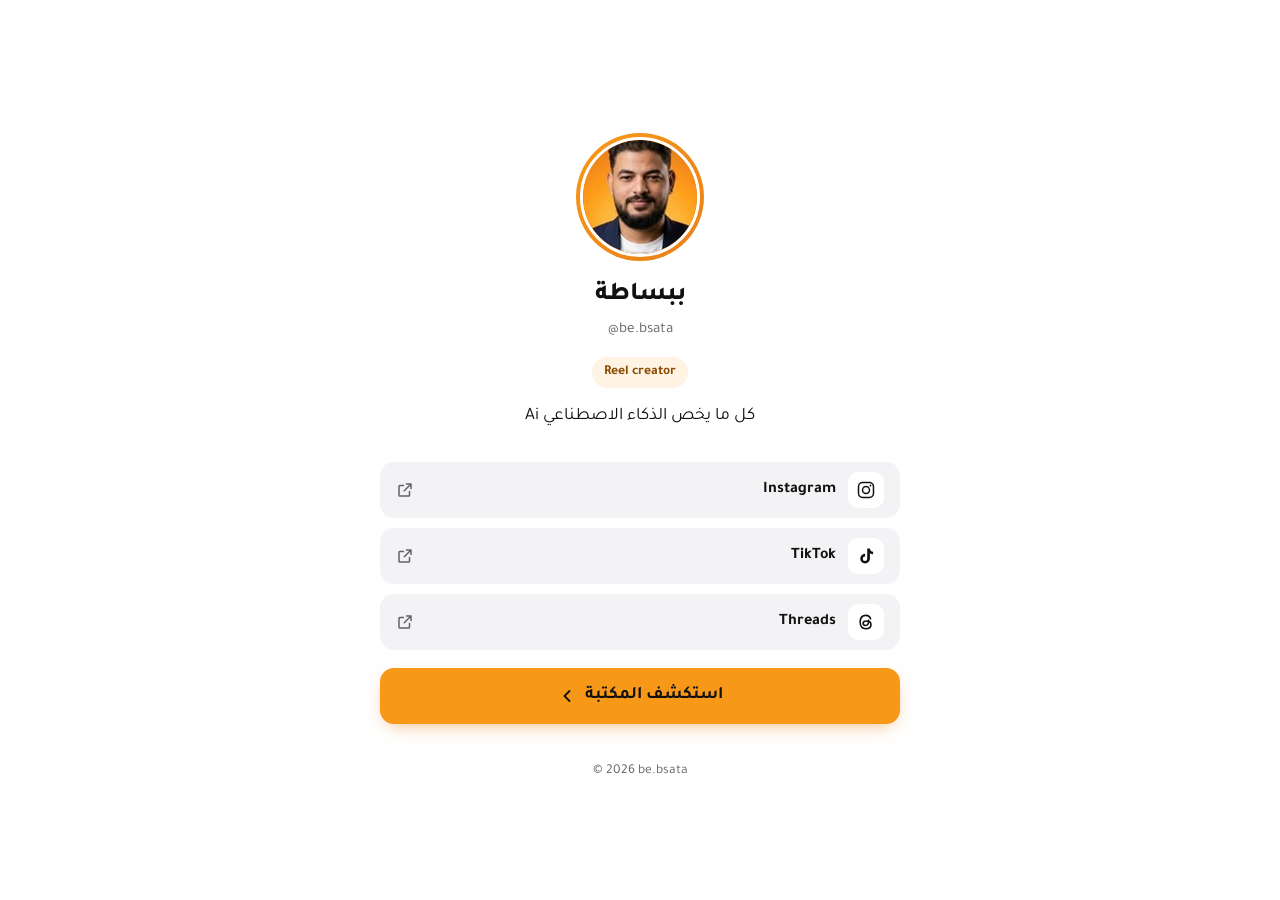
<file: index.html>
<!doctype html>
<html lang="ar" dir="rtl">
<head>
  <meta charset="utf-8">
  <meta name="viewport" content="width=device-width, initial-scale=1, viewport-fit=cover">
  <title>ببساطة | be.bsata</title>
  <meta name="description" content="كل ما يخص الذكاء الاصطناعي Ai — be.bsata">
  <meta name="theme-color" content="#F89818">
  <meta property="og:title" content="ببساطة | be.bsata">
  <meta property="og:description" content="كل ما يخص الذكاء الاصطناعي Ai">
  <meta property="og:image" content="assets/avatar.png">
  <link rel="icon" href="assets/avatar.png" type="image/png">
  <link rel="apple-touch-icon" href="assets/avatar.png">
  <link rel="preconnect" href="https://fonts.googleapis.com">
  <link rel="preconnect" href="https://fonts.gstatic.com" crossorigin>
  <link href="https://fonts.googleapis.com/css2?family=Tajawal:wght@400;500;700;800&display=swap" rel="stylesheet">
  <link rel="stylesheet" href="css/style.css">
</head>
<body>
  <main class="home">
    <div class="wrap">
      <section class="profile" aria-label="القناة">
        <div class="avatar"><img id="avatar" src="assets/avatar.png" alt="ببساطة — be.bsata" width="120" height="120"></div>
        <h1 class="profile__name" id="displayName">ببساطة</h1>
        <p class="profile__handle en" id="handle">@be.bsata</p>
        <span class="profile__role en" id="role">Reel creator</span>
        <p class="profile__bio" id="bio">كل ما يخص الذكاء الاصطناعي Ai</p>
      </section>

      <nav class="socials" id="socials" aria-label="حساباتي"></nav>

      <a class="btn btn--primary home__cta" href="library.html" onclick="window.track && window.track('زر المكتبة')">
        استكشف المكتبة
        <svg viewBox="0 0 24 24" fill="none" stroke="currentColor" stroke-width="2.2" stroke-linecap="round" stroke-linejoin="round" aria-hidden="true"><path d="M15 6l-6 6 6 6"/></svg>
      </a>

      <p class="home__foot en" id="foot">© be.bsata</p>
    </div>
  </main>

  <script src="data/library.js"></script>
  <script src="js/analytics.js"></script>
  <script src="js/icons.js"></script>
  <script>
    (function () {
      var S = window.SITE || {};
      var $ = function (id) { return document.getElementById(id); };
      if (S.displayName) { $('displayName').textContent = S.displayName; document.title = S.displayName + ' | ' + (S.name || ''); }
      if (S.name) { $('handle').textContent = '@' + S.name; $('foot').textContent = '© ' + new Date().getFullYear() + ' ' + S.name; }
      if (S.role) $('role').textContent = S.role; else $('role').hidden = true;
      if (S.bio) $('bio').textContent = S.bio;
      if (S.avatar) $('avatar').src = S.avatar;

      var nav = $('socials');
      (S.socials || []).forEach(function (s) {
        if (!s || !s.url) return;                      // never render an empty link
        var a = document.createElement('a');
        a.className = 'social';
        a.href = s.url; a.target = '_blank'; a.rel = 'noopener';
        a.innerHTML = '<span class="social__icon">' + (window.ICONS[s.platform] || window.ICONS.website) + '</span>' +
                      '<span class="en"></span>' +
                      '<span class="social__go" aria-hidden="true">' + window.ICONS.external + '</span>';
        a.querySelector('.en').textContent = s.label || s.platform;
        a.addEventListener('click', function () { if (window.track) window.track('حساب', s.label || s.platform); });
        nav.appendChild(a);
      });
      if (!nav.children.length) nav.hidden = true;
    })();
  </script>
</body>
</html>
</file>
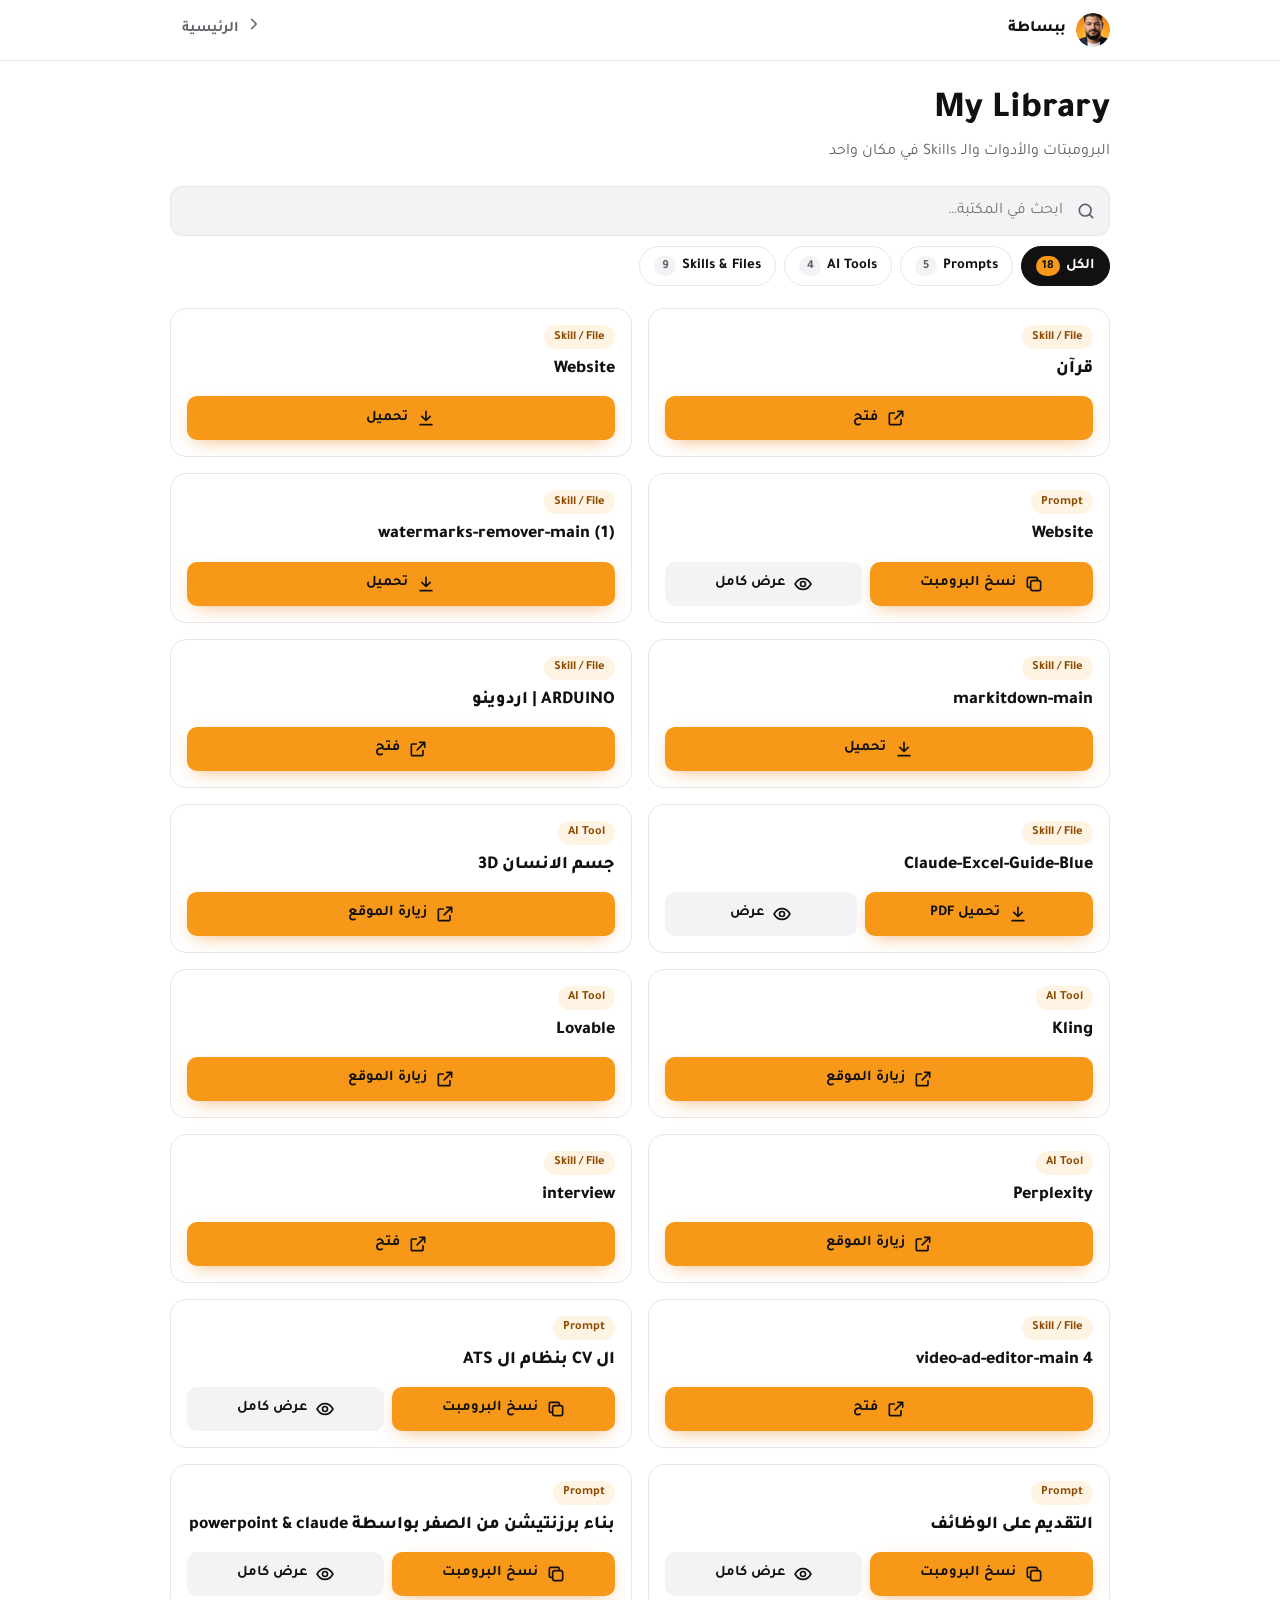
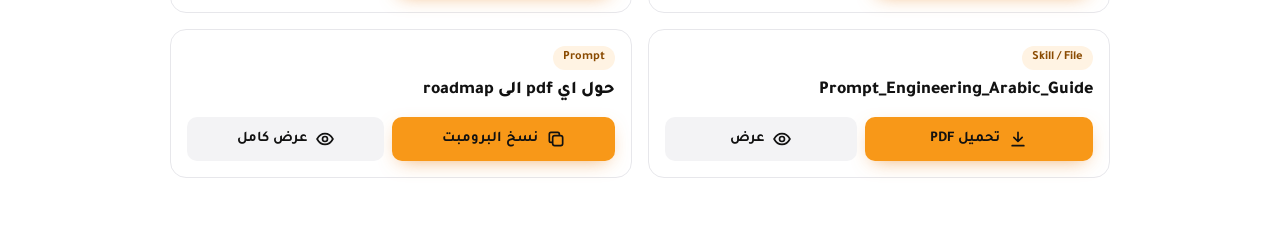
<file: library.html>
<!doctype html>
<html lang="ar" dir="rtl">
<head>
  <meta charset="utf-8">
  <meta name="viewport" content="width=device-width, initial-scale=1, viewport-fit=cover">
  <title>My Library | ببساطة</title>
  <meta name="description" content="مكتبة ببساطة: Prompts وAI Tools وSkills">
  <meta name="theme-color" content="#FFFFFF">
  <meta property="og:title" content="My Library | ببساطة">
  <meta property="og:description" content="Prompts · AI Tools · Skills & Files">
  <meta property="og:image" content="assets/avatar.png">
  <link rel="icon" href="assets/avatar.png" type="image/png">
  <link rel="preconnect" href="https://fonts.googleapis.com">
  <link rel="preconnect" href="https://fonts.gstatic.com" crossorigin>
  <link href="https://fonts.googleapis.com/css2?family=Tajawal:wght@400;500;700;800&display=swap" rel="stylesheet">
  <link rel="stylesheet" href="css/style.css">
</head>
<body>
  <header class="topbar">
    <div class="wrap wrap--wide">
      <a class="topbar__brand" href="index.html" aria-label="الصفحة الرئيسية">
        <img src="assets/avatar.png" alt="" width="34" height="34">
        <span id="brandName">ببساطة</span>
      </a>
      <a class="topbar__back" href="index.html"><span id="backIcon"></span>الرئيسية</a>
    </div>
  </header>

  <main class="wrap wrap--wide">
    <div class="lib-head">
      <h1><span class="en">My Library</span></h1>
      <p>البرومبتات والأدوات والـ Skills في مكان واحد</p>
    </div>

    <div class="controls">
      <label class="search">
        <span class="sr-only">ابحث في المكتبة</span>
        <span id="searchIcon"></span>
        <input id="q" type="search" placeholder="ابحث في المكتبة…" autocomplete="off" enterkeyhint="search">
      </label>
      <div class="tabs" role="tablist" aria-label="التصنيفات">
        <button class="tab" role="tab" aria-selected="true" data-type="all">الكل <span class="tab__count" data-count="all">0</span></button>
        <button class="tab" role="tab" aria-selected="false" data-type="prompt"><span class="en">Prompts</span> <span class="tab__count" data-count="prompt">0</span></button>
        <button class="tab" role="tab" aria-selected="false" data-type="tool"><span class="en">AI Tools</span> <span class="tab__count" data-count="tool">0</span></button>
        <button class="tab" role="tab" aria-selected="false" data-type="skill"><span class="en">Skills &amp; Files</span> <span class="tab__count" data-count="skill">0</span></button>
      </div>
    </div>

    <section class="results" id="results" aria-live="polite"></section>
  </main>

  <dialog class="viewer" id="viewer" aria-labelledby="viewerTitle">
    <div class="viewer__head">
      <h2 class="viewer__title" id="viewerTitle"></h2>
      <button class="viewer__close" type="button" id="viewerClose" aria-label="إغلاق"></button>
    </div>
    <div class="viewer__body"><pre class="viewer__text" id="viewerText"></pre></div>
    <div class="viewer__foot"><button class="btn btn--primary" type="button" id="viewerCopy"></button></div>
  </dialog>

  <div class="toast" id="toast" role="status" aria-live="polite"></div>

  <script src="data/library.js"></script>
  <script src="js/analytics.js"></script>
  <script src="js/icons.js"></script>
  <script src="js/library.js"></script>
</body>
</html>
</file>
<file: css/style.css>
/* ببساطة — be.bsata
   Colours from the profile: avatar orange, black text, white / light-grey surfaces. Mobile first. */
:root {
  --orange: #F89818;
  --orange-deep: #E8801A;
  --orange-soft: #FFF3E3;
  --ink: #111111;
  --muted: #5F6368;      /* 6.3:1 on white */
  --bg: #FFFFFF;
  --surface: #F3F3F5;
  --line: #E7E7EB;
  --radius: 16px;
  --ease: cubic-bezier(.22, 1, .36, 1);
  --font: "Tajawal", "Segoe UI", Tahoma, sans-serif;
}

*, *::before, *::after { box-sizing: border-box; }
html { -webkit-text-size-adjust: 100%; }
body { margin: 0; background: var(--bg); color: var(--ink); font: 400 1rem/1.7 var(--font); -webkit-font-smoothing: antialiased; }
img { display: block; max-width: 100%; }
a { color: inherit; }
button, input { font: inherit; color: inherit; }
button { cursor: pointer; }
h1, h2, h3, p { margin: 0; }
:focus-visible { outline: 3px solid var(--orange); outline-offset: 2px; border-radius: 8px; }
.en { direction: ltr; unicode-bidi: isolate; }
.sr-only { position: absolute; width: 1px; height: 1px; overflow: hidden; clip: rect(0 0 0 0); white-space: nowrap; }

.wrap { width: 100%; max-width: 560px; margin: 0 auto; padding: 0 20px; }

/* ---------- buttons ---------- */
.btn {
  display: inline-flex; align-items: center; justify-content: center; gap: 8px;
  min-height: 48px; padding: 0 20px; border: 0; border-radius: 12px;
  font-weight: 700; font-size: 1rem; text-decoration: none; white-space: nowrap;
  transition: transform .15s var(--ease), background-color .2s, box-shadow .2s;
}
.btn:active { transform: scale(.97); }
.btn svg { width: 20px; height: 20px; flex: none; }
.btn--primary { background: var(--orange); color: var(--ink); box-shadow: 0 6px 20px -8px rgba(232, 128, 26, .7); }
.btn--primary:hover { background: var(--orange-deep); }
.btn--soft { background: var(--surface); color: var(--ink); }
.btn--soft:hover { background: #E9E9EC; }
.btn--sm { min-height: 44px; padding: 0 14px; font-size: .92rem; border-radius: 10px; }

/* =================== HOME =================== */
.home { min-height: 100vh; min-height: 100svh; display: flex; flex-direction: column; justify-content: center; padding: 48px 0 32px; }
.profile { text-align: center; display: grid; justify-items: center; gap: 14px; }
.avatar { width: 128px; height: 128px; border-radius: 50%; padding: 4px; background: linear-gradient(135deg, var(--orange), var(--orange-deep)); }
.avatar img { width: 100%; height: 100%; border-radius: 50%; border: 3px solid #fff; object-fit: cover; }
.profile__name { font-size: 1.6rem; font-weight: 800; line-height: 1.2; margin-top: 6px; }
.profile__handle { color: var(--muted); font-size: .95rem; margin-top: -8px; }
.profile__role { display: inline-block; padding: 4px 12px; border-radius: 999px; background: var(--orange-soft); color: #8A4A00; font-size: .85rem; font-weight: 700; }
.profile__bio { font-size: 1.1rem; max-width: 26ch; }

.socials { display: grid; gap: 10px; margin-top: 30px; }
.social { display: flex; align-items: center; gap: 12px; min-height: 56px; padding: 0 16px; border-radius: 14px; background: var(--surface); text-decoration: none; font-weight: 700; transition: background-color .2s, transform .15s var(--ease); }
.social:hover { background: #E9E9EC; }
.social:active { transform: scale(.98); }
.social__icon { width: 36px; height: 36px; border-radius: 10px; background: #fff; display: grid; place-items: center; flex: none; }
.social__icon svg { width: 20px; height: 20px; }
.social__go { margin-inline-start: auto; color: var(--muted); }
.social__go svg { width: 18px; height: 18px; display: block; }

.home__cta { margin-top: 18px; width: 100%; min-height: 56px; font-size: 1.1rem; border-radius: 14px; }
.home__foot { margin-top: 36px; text-align: center; color: var(--muted); font-size: .85rem; }

/* =================== LIBRARY =================== */
.topbar { position: sticky; top: 0; z-index: 10; background: rgba(255, 255, 255, .92); backdrop-filter: blur(10px); -webkit-backdrop-filter: blur(10px); border-bottom: 1px solid var(--line); }
.topbar .wrap { display: flex; align-items: center; justify-content: space-between; height: 60px; }
.topbar__brand { display: flex; align-items: center; gap: 10px; text-decoration: none; font-weight: 800; min-height: 44px; }
.topbar__brand img { width: 34px; height: 34px; border-radius: 50%; }
.topbar__back { display: inline-flex; align-items: center; gap: 6px; min-height: 44px; padding: 0 12px; border-radius: 10px; text-decoration: none; color: var(--muted); font-weight: 700; font-size: .92rem; }
.topbar__back:hover { background: var(--surface); color: var(--ink); }
.topbar__back svg { width: 18px; height: 18px; }

.lib-head { padding: 28px 0 8px; }
.lib-head h1 { font-size: 1.9rem; font-weight: 800; line-height: 1.2; }
.lib-head p { color: var(--muted); margin-top: 6px; }

.controls { position: sticky; top: 60px; z-index: 9; background: #fff; padding: 12px 0; }
.search { position: relative; }
.search svg { position: absolute; top: 50%; right: 14px; width: 20px; height: 20px; transform: translateY(-50%); color: var(--muted); pointer-events: none; }
.search input { width: 100%; min-height: 50px; padding: 0 46px 0 14px; border: 1.5px solid var(--line); border-radius: 12px; background: var(--surface); font-size: 1rem; transition: border-color .2s, background-color .2s; }
.search input:focus { outline: none; border-color: var(--orange); background: #fff; }
.search input::-webkit-search-cancel-button { cursor: pointer; }

.tabs { display: flex; gap: 8px; margin-top: 10px; overflow-x: auto; scrollbar-width: none; padding-bottom: 2px; }
.tabs::-webkit-scrollbar { display: none; }
.tab { flex: none; display: inline-flex; align-items: center; gap: 6px; min-height: 40px; padding: 0 14px; border: 1.5px solid var(--line); border-radius: 999px; background: #fff; font-weight: 700; font-size: .92rem; transition: background-color .2s, border-color .2s, color .2s; }
.tab:hover { border-color: #CFCFD5; }
.tab[aria-selected="true"] { background: var(--ink); border-color: var(--ink); color: #fff; }
.tab__count { font-size: .78rem; font-weight: 700; min-width: 22px; padding: 0 6px; border-radius: 999px; background: var(--surface); color: var(--muted); line-height: 20px; text-align: center; }
.tab[aria-selected="true"] .tab__count { background: var(--orange); color: var(--ink); }

.results { display: grid; gap: 12px; padding: 8px 0 48px; }
.card { border: 1.5px solid var(--line); border-radius: var(--radius); padding: 16px; background: #fff; animation: in .35s var(--ease) both; }
@keyframes in { from { opacity: 0; transform: translateY(8px); } }
.card__meta { display: flex; align-items: center; gap: 8px; flex-wrap: wrap; margin-bottom: 8px; }
.badge { display: inline-flex; align-items: center; min-height: 24px; padding: 0 10px; border-radius: 999px; font-size: .78rem; font-weight: 700; }
.badge--type { background: var(--orange-soft); color: #8A4A00; }
.badge--cat { background: var(--surface); color: var(--muted); }
.card__title { font-size: 1.12rem; font-weight: 800; line-height: 1.4; }
.card__desc { color: var(--muted); margin-top: 4px; }
.card__actions { display: flex; flex-wrap: wrap; gap: 8px; margin-top: 14px; }
.card__actions .btn { flex: 1 1 auto; }

.empty { text-align: center; padding: 48px 16px; color: var(--muted); }
.empty svg { width: 44px; height: 44px; margin: 0 auto 12px; color: #C5C5CC; display: block; }
.empty strong { display: block; color: var(--ink); font-size: 1.05rem; margin-bottom: 4px; }

/* prompt viewer */
.viewer { width: min(560px, calc(100% - 24px)); max-height: 86vh; padding: 0; border: 0; border-radius: 18px; box-shadow: 0 30px 80px -20px rgba(0, 0, 0, .35); }
.viewer::backdrop { background: rgba(17, 17, 17, .45); }
.viewer[open] { display: flex; flex-direction: column; animation: pop .25s var(--ease); }
@keyframes pop { from { opacity: 0; transform: translateY(12px) scale(.98); } }
.viewer__head { display: flex; align-items: flex-start; justify-content: space-between; gap: 12px; padding: 18px 18px 12px; border-bottom: 1px solid var(--line); }
.viewer__title { font-size: 1.15rem; font-weight: 800; line-height: 1.4; }
.viewer__close { width: 44px; height: 44px; flex: none; display: grid; place-items: center; border: 0; border-radius: 10px; background: var(--surface); }
.viewer__close svg { width: 20px; height: 20px; }
.viewer__body { padding: 16px 18px; overflow: auto; }
.viewer__text { margin: 0; white-space: pre-wrap; word-break: break-word; font: 400 .98rem/1.8 var(--font); direction: auto; unicode-bidi: plaintext; text-align: start; background: var(--surface); padding: 14px; border-radius: 12px; }
.viewer__foot { padding: 12px 18px 18px; border-top: 1px solid var(--line); }
.viewer__foot .btn { width: 100%; }

/* toast */
.toast { position: fixed; left: 50%; bottom: calc(24px + env(safe-area-inset-bottom)); z-index: 100; transform: translate(-50%, 16px); opacity: 0; pointer-events: none;
         padding: 12px 18px; border-radius: 12px; background: var(--ink); color: #fff; font-weight: 700; font-size: .95rem; transition: opacity .25s, transform .3s var(--ease); }
.toast.is-on { opacity: 1; transform: translate(-50%, 0); }

/* larger screens: two-column library grid */
@media (min-width: 760px) {
  .wrap--wide { max-width: 980px; }
  .results { grid-template-columns: repeat(2, minmax(0, 1fr)); gap: 16px; }
  .lib-head h1 { font-size: 2.3rem; }
}

@media (prefers-reduced-motion: reduce) {
  *, *::before, *::after { animation-duration: .001ms !important; transition-duration: .001ms !important; }
}
</file>
